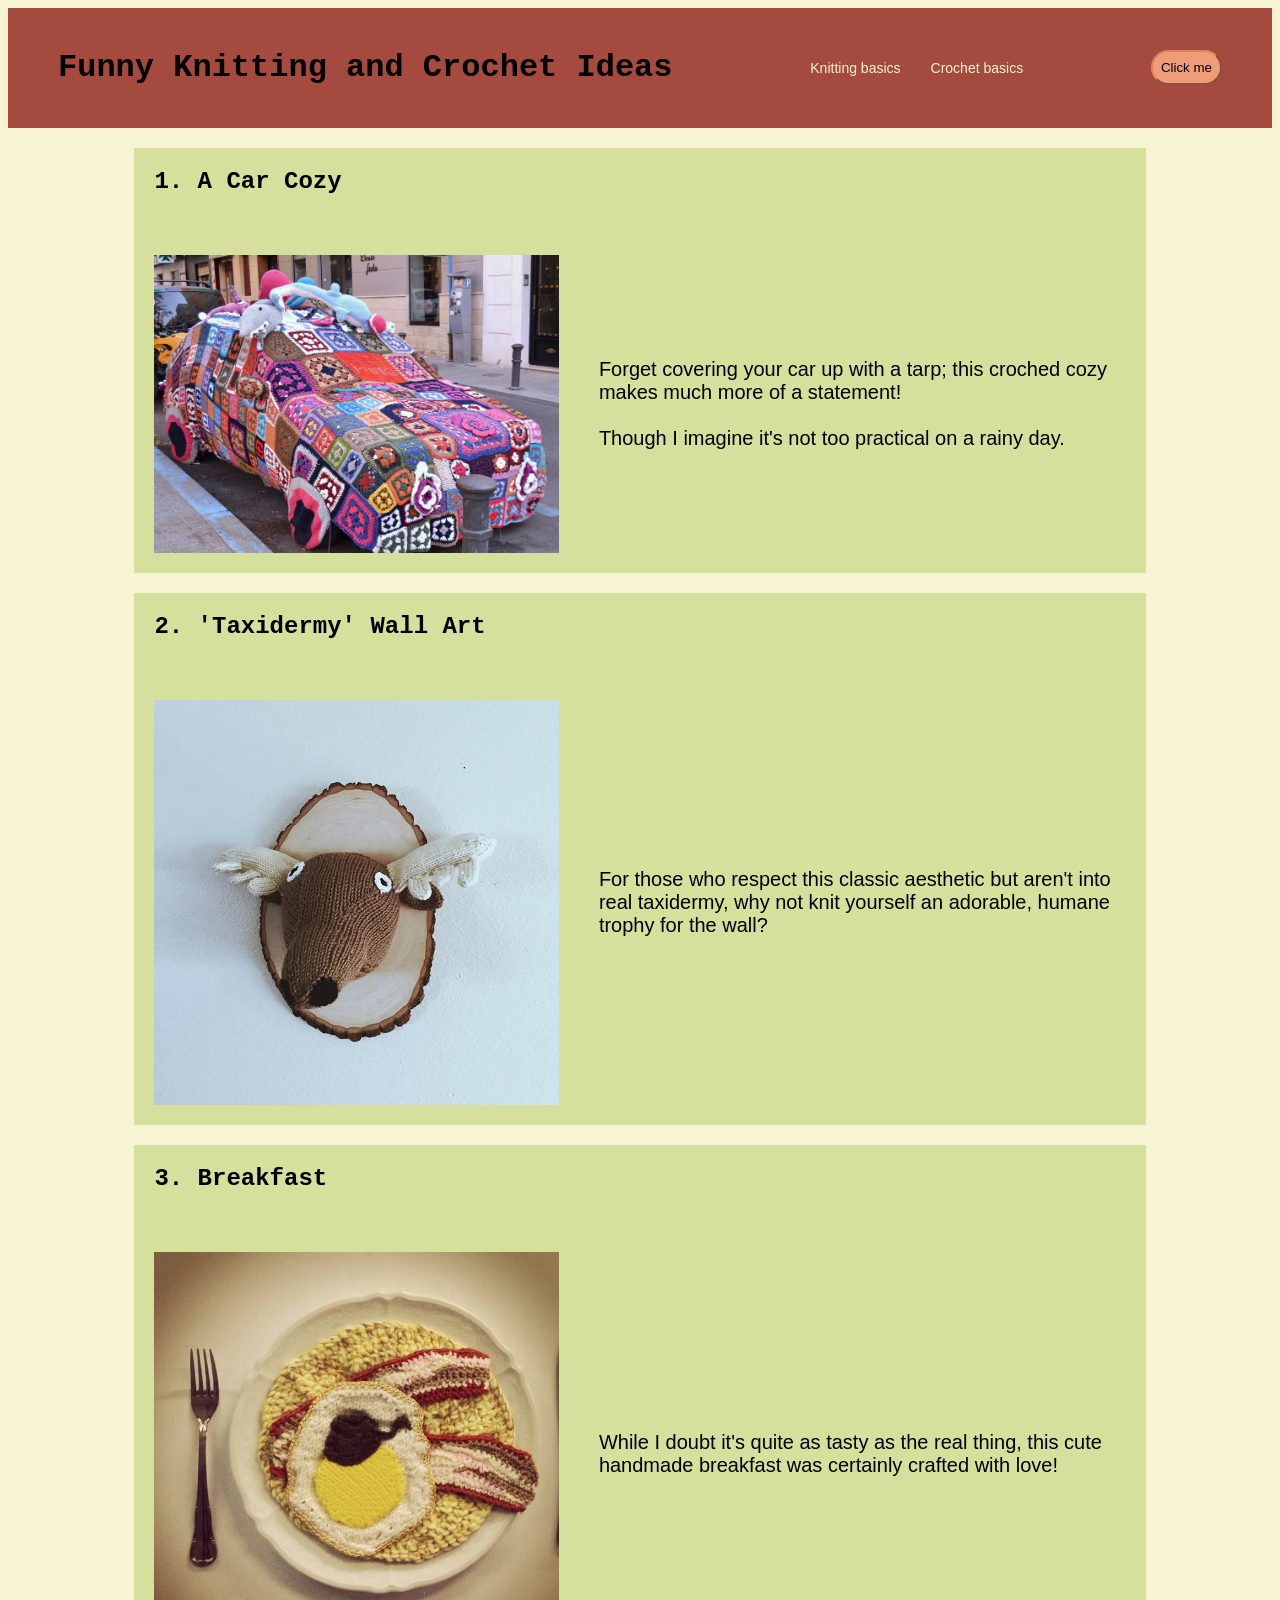
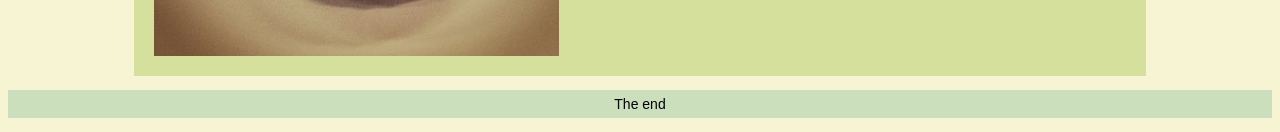
<file: hw1_simple_website/index.html>
<!DOCTYPE html>
<html lang="en">
<head>
    <meta charset="UTF-8">
    <meta name="viewport" content="width=device-width, initial-scale=1.0">
    <title>Funny Crafts</title>
    <link rel="stylesheet" href="./style.css">
</head>
<body>
    <header>
        <h1 class="header_title">Funny Knitting and Crochet Ideas</h1>
        <nav>
            <ul>
                <li><a href="https://youtu.be/m1FbeAvBrVE?si=QGhjuXqU1yKEHiuC">Knitting basics</a></li>
                <li><a href="https://youtu.be/pML_xucNGCg?si=lmQBdx63a2n5FMrh">Crochet basics</a></li>
            </ul>      
        </nav>
        <button class="button" type="button" onclick="alert('please give me a good grade 0_o')">Click me</button>
    </header>
    <main>
        <section class="project">
            <h1 class="project_name">1. A Car Cozy</h1>
            <div class="content">
                <img src="./1.jpg" alt="" class="img">
                <p class="main_text">Forget covering your car up with a tarp; this croched cozy makes much more of a statement! 
                    <br></br>Though I imagine it's not too practical on a rainy day.</p>  
            </div>
        </section>
        <section class="project">
            <h1 class="project_name">2. 'Taxidermy' Wall Art</h1>
            <div class="content">
                <img src="./2.jpg" alt="" class="img">
                <p class="main_text">For those who respect this classic aesthetic but aren't into real taxidermy, 
                    why not knit yourself an adorable, humane trophy for the wall?</p>  
            </div>
        </section>
        <section class="project">
            <h1 class="project_name">3. Breakfast</h1>
            <div class="content">
                <img src="./3.jpg" alt="" class="img">
                <p class="main_text">While I doubt it's quite as tasty as the real thing, this cute handmade breakfast 
                    was certainly crafted with love!</p>  
            </div>
        </section>
    </main>
    <footer>
        <p class="footer_text">The end</p>
    </footer>
</body>
</html>
</file>
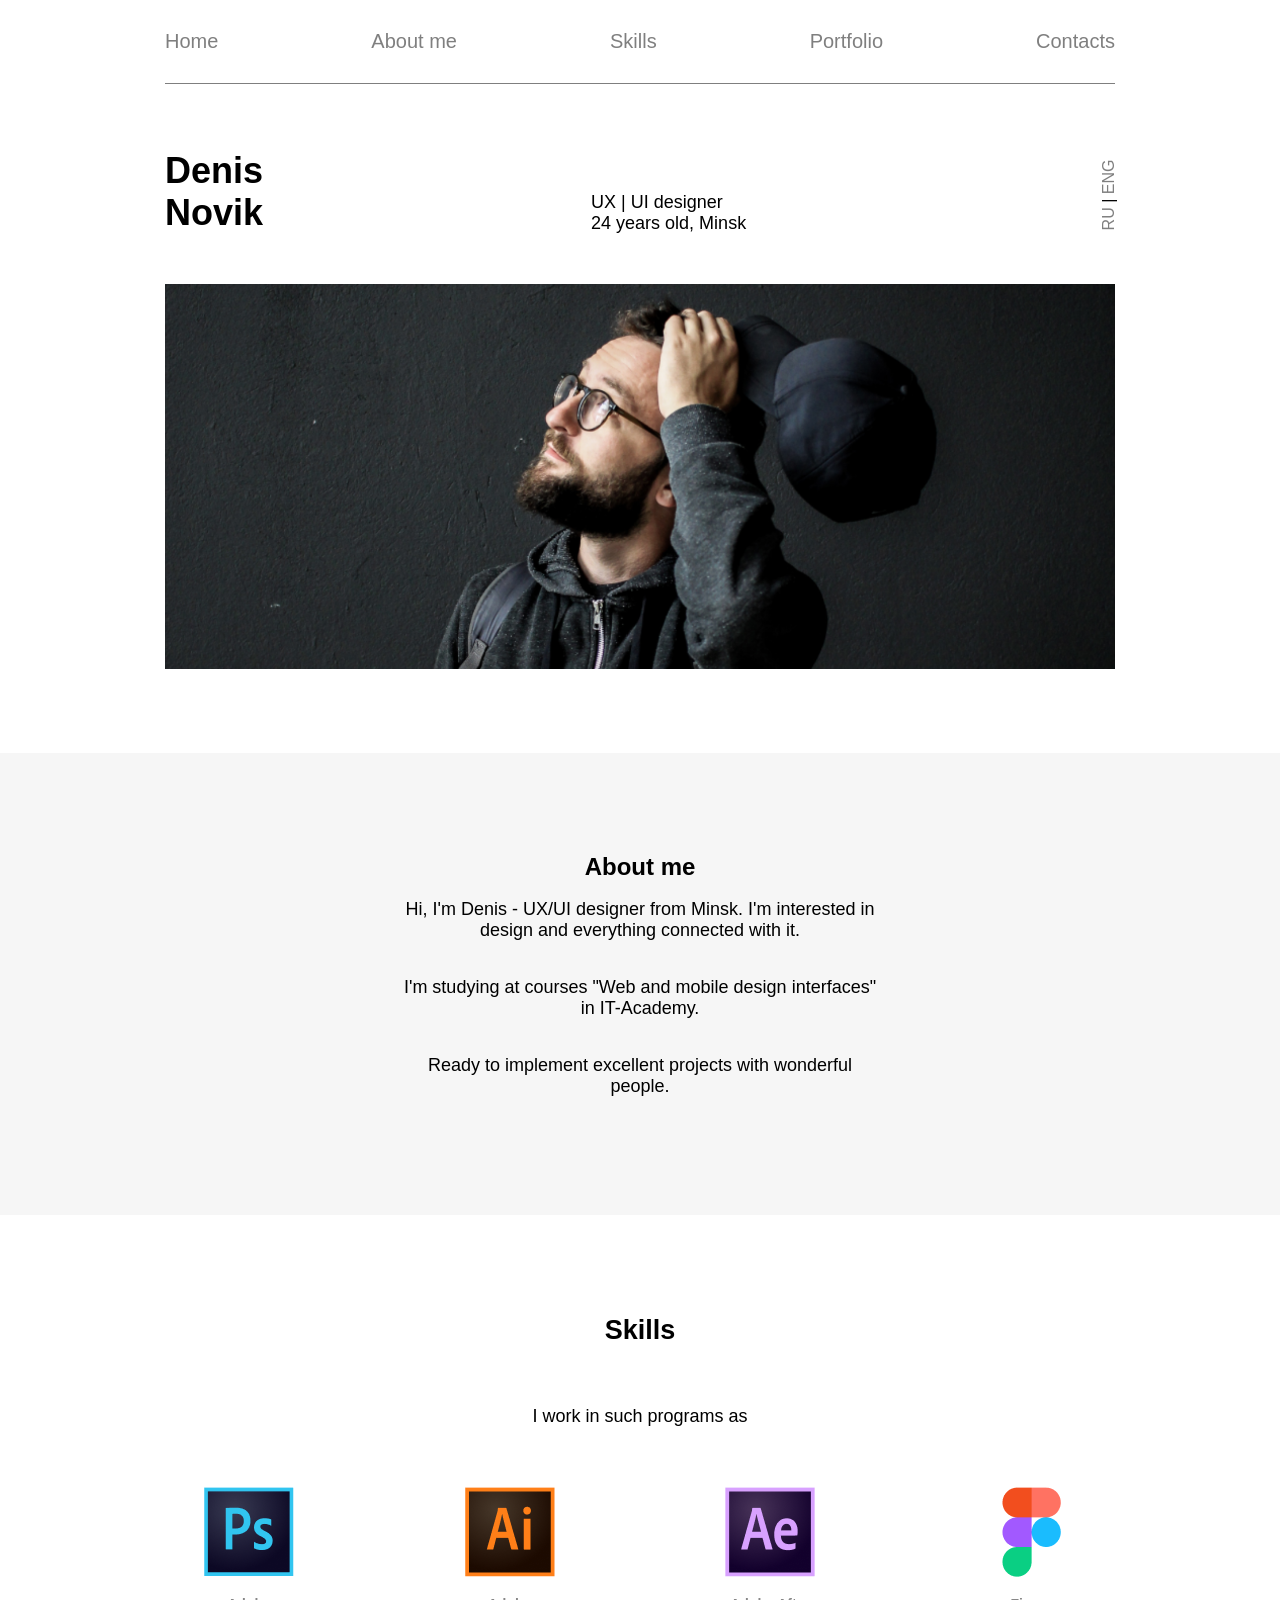
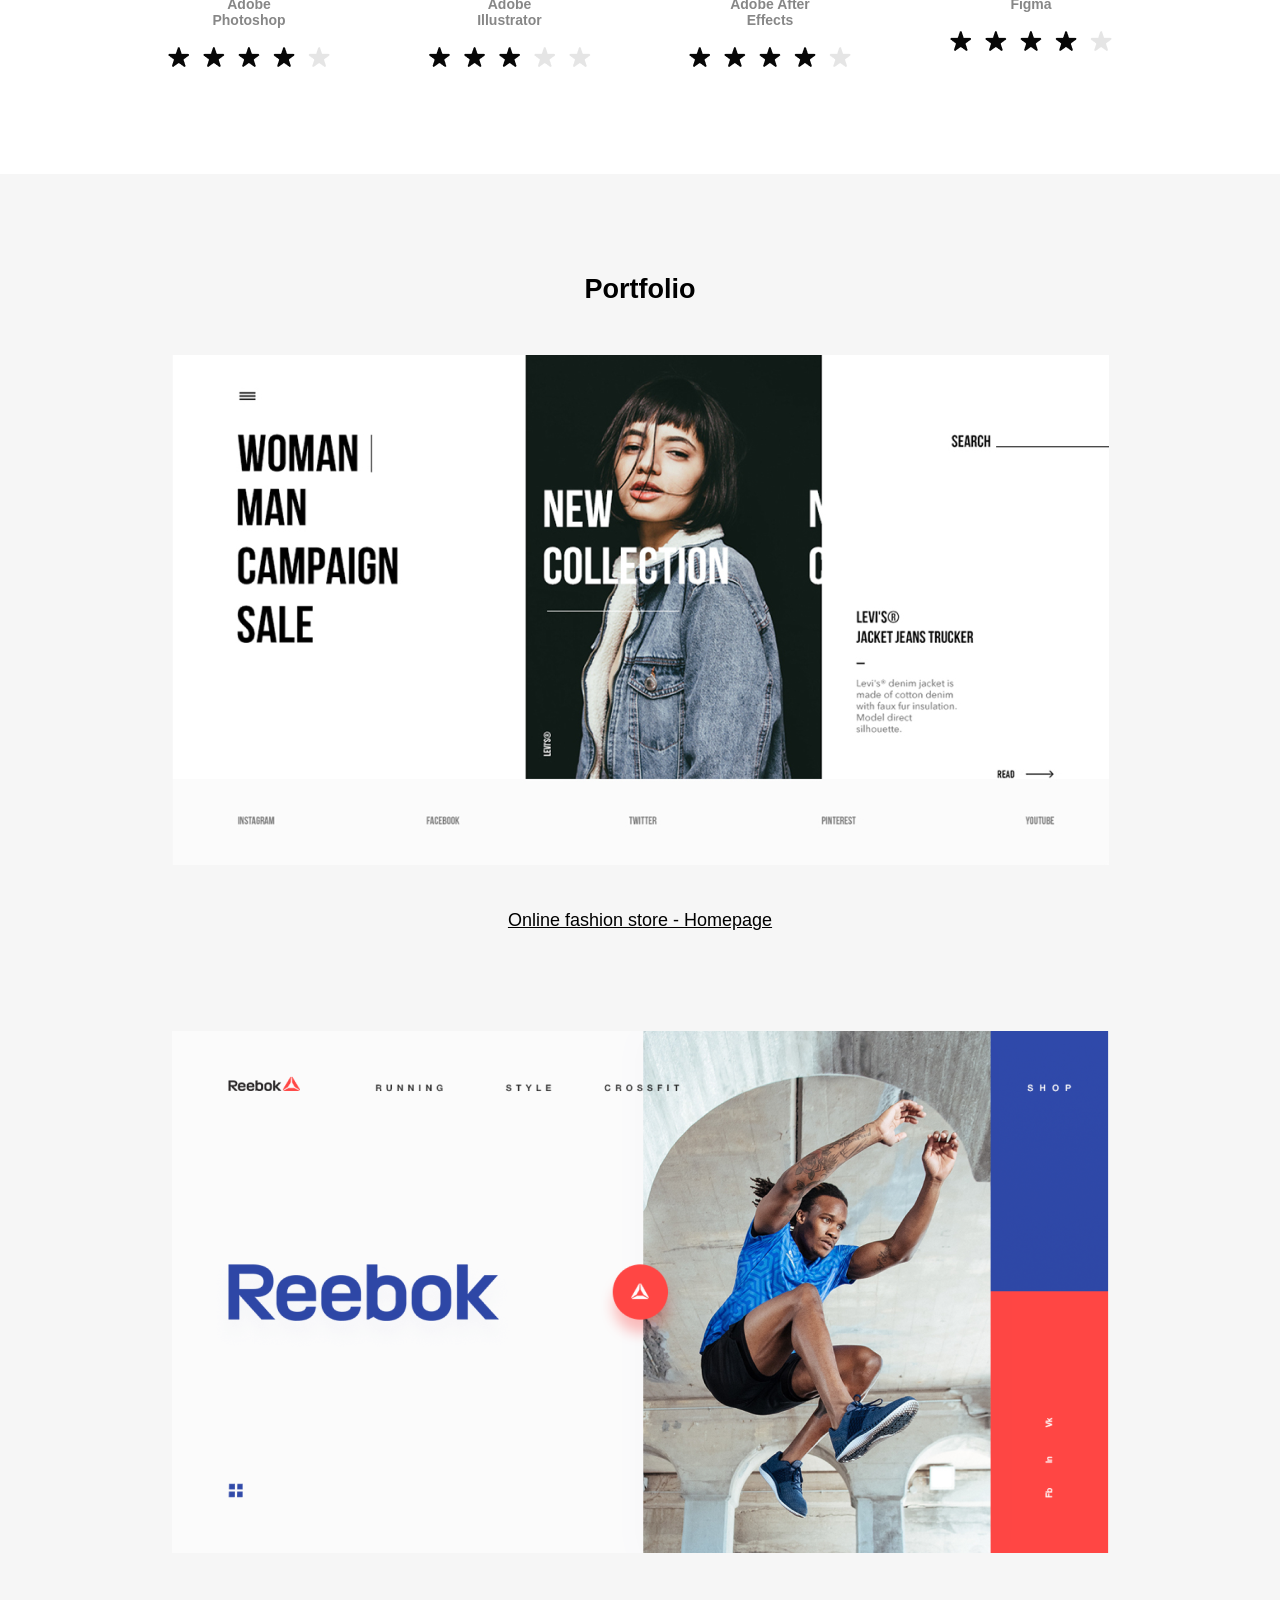
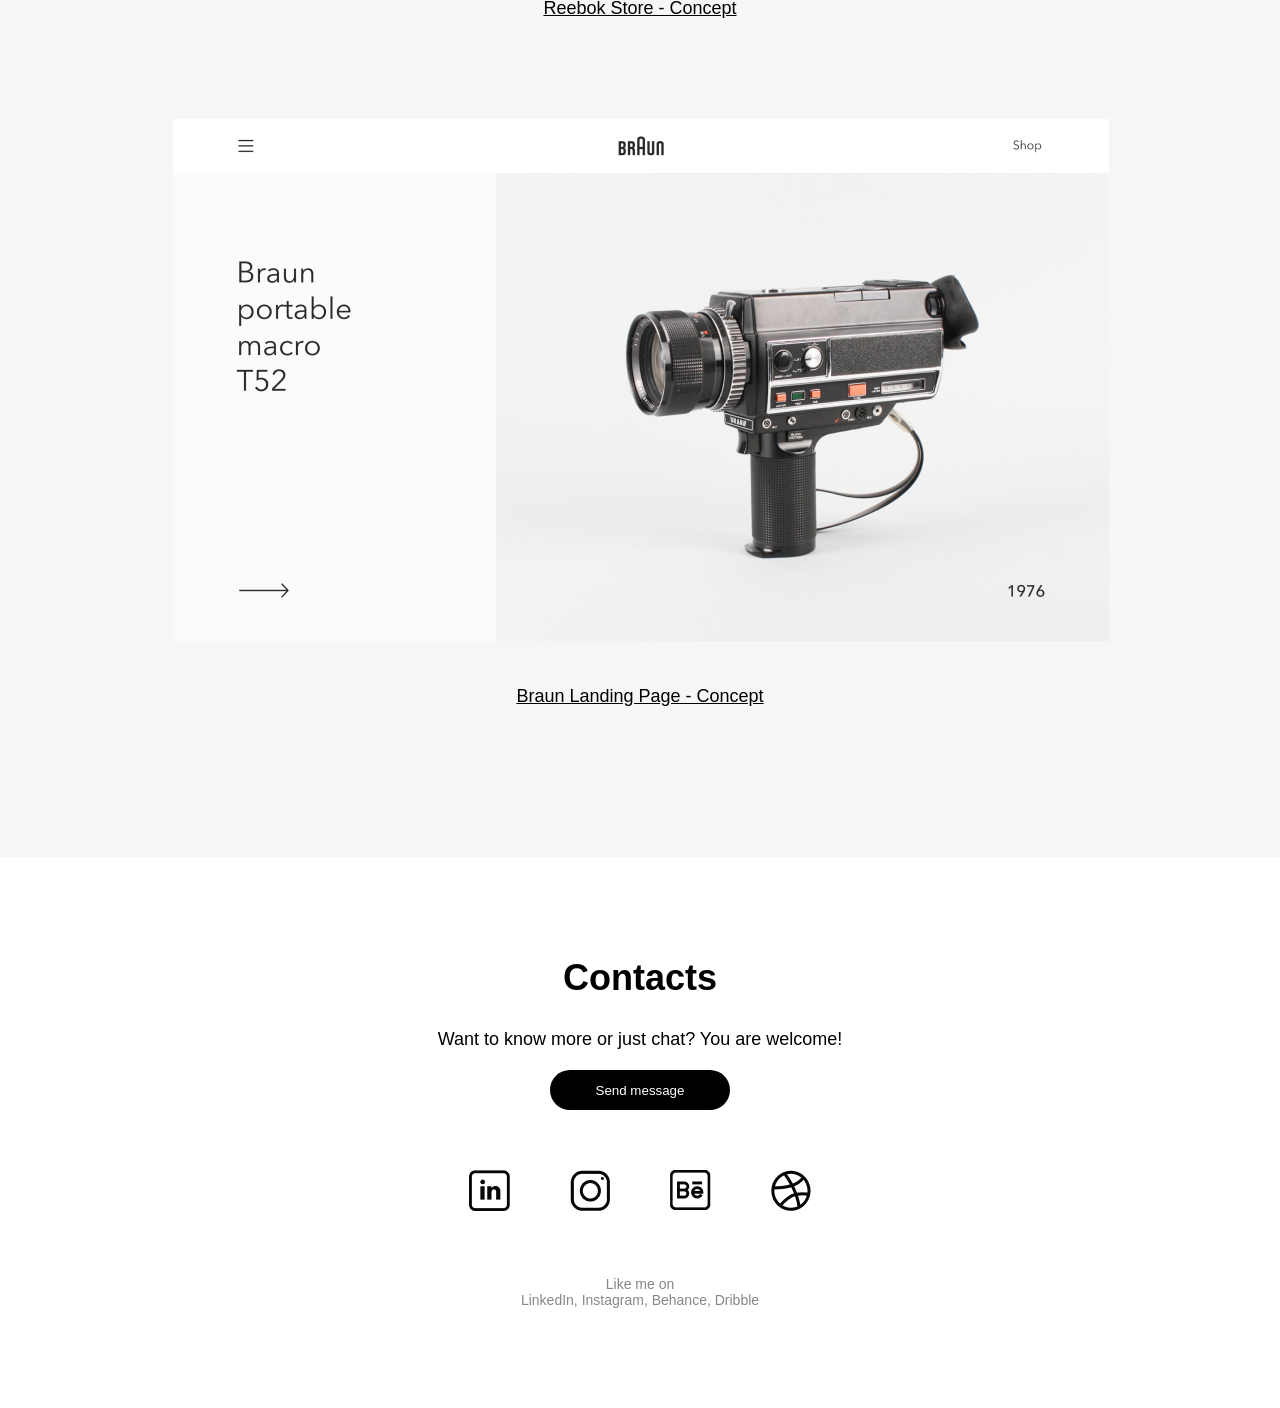
<file: hw2_board/index.html>
<!DOCTYPE html>
<html lang="en">
<head>
    <meta charset="UTF-8">
    <meta name="viewport" content="width=device-width, initial-scale=1.0">
    <title>Document</title>
    <link rel="stylesheet" href="./style.css">
</head>
<body>
    <header id="home">
        <div class="container">
            <nav class="main-nav">
                <a href="#home" class="link">Home</a>
                <a href="#about" class="link">About me</a>
                <a href="#skills" class="link">Skills</a>
                <a href="#portfolio" class="link">Portfolio</a>
                <a href="#contacts" class="link">Contacts</a>
            </nav>
            <div class="line"></div>
            <div class="info">
                <div class="info-text">
                    <h1 class="name">Denis <br> Novik</h1>
                    <p>UX | UI designer <br>24 years old, Minsk</p>
                    <p class="languages"><a href="./ru.html" class="colour-text">RU</a>  | <span class="colour-text">ENG</span></p>
                </div>
                <div class="nav-lines">
                    <div class="nav-line"></div>
                    <div class="nav-line"></div>
                    <div class="nav-line"></div>
                </div>
                 <div class="navigation">
                    <ul class="nav-menu">
                        <a href="#home" class="link-nav">Home</a>
                        <a href="#about" class="link-nav">About me</a>
                        <a href="#skills" class="link-nav">Skills</a>
                        <a href="#portfolio" class="link-nav">Portfolio</a>
                        <a href="#contacts" class="link-nav">Contacts</a>
                    </ul>
                    <span class="close">+</span>
                    <p class="languages-nav"><a href="./ru.html" class="colour-text">RU</a>  | <span class="colour-text">ENG</span></p>
                </div>
            </div>
            <img class="picture" src="images/photo.png" alt="Denis Novik">
        </div>
    </header>
    <main>
        <section class="description" id="about">
            <div class="container">
                <div>
                    <h1>About me</h1>
                    <p class="description-text">Hi, I'm Denis - UX/UI designer from Minsk. I'm interested in design and everything connected with it.</p>
                    <p class="description-text">I'm studying at courses "Web and mobile design interfaces" in IT-Academy.</p>
                    <p class="description-text">Ready to implement excellent projects with wonderful people.</p>
                </div>
            </div>
        </section>
        <section class="skills" id="skills">
            <div class="container">
                <h1>Skills</h1>
                <p>I work in such programs as</p>
                <div class="programs">
                    <div class="block">
                        <img src="images/Group 1.png" alt="Adobe Photoshop">
                        <p>Adobe <br> Photoshop</p>
                        <img src="images/stars-1.png" alt="4/5">
                    </div>
                    <div class="block">
                        <img src="images/Group 2.png" alt="Adobe Illustrator">
                        <p>Adobe <br> Illustrator</p>
                        <img src="images/stars-2.png" alt="3/5">
                    </div>
                    <div class="block">
                        <img src="images/Group 3.png" alt="Adobe After Effects">
                        <p>Adobe After <br> Effects</p>
                        <img src="images/stars-3.png" alt="4/5">
                    </div>
                    <div class="block">
                        <img src="images/Group 4.png" alt="Figma">
                        <p>Figma</p>
                        <img src="images/stars-4.png" alt="4/5">
                    </div>
                </div>
            </div>
        </section>
        <section class="portfolio" id="portfolio">
            <div class="container">
                <h1>Portfolio</h1>
                <img class="picture" src='images/Online Fashion Store.png' alt='Online fashion store'>
                <p class='project-name'>Online fashion store - Homepage</p>
                <img class="picture" src='images/Reebok.png' alt='Reebok Store'>
                <p class='project-name'>Reebok Store - Concept</p>
                <img class="picture" src='images/Braun.png' alt='Braun Landing Page'>
                <p class='project-name'>Braun Landing Page - Concept</p>
            </div>
        </section>
    </main>
    <footer id="contacts">
        <div class="container">
            <h1>Contacts</h1>
            <p class="chat">Want to know more or just chat? You are welcome!</p>
            <button class="button">Send message</button>
            <div class="socials">
                <a href="https://www.linkedin.com/"><img src='images/ln.png' alt='LinkedIn'></a>
                <a href="https://www.instagram.com/"><img src='images/inst.png' alt='Instagram'></a>
                <a href="https://www.behance.com/"><img src='images/be.png' alt='Behance'></a>
                <a href="https://www.dribbble.com/"><img src='images/dr.png' alt='Dribble'></a>
            </div>
            <p class="end">Like me on <br> LinkedIn, Instagram, Behance, Dribble</p>
        </div>
    </footer>
    <script src='./index.js'></script>
</body>
</html>
</file>
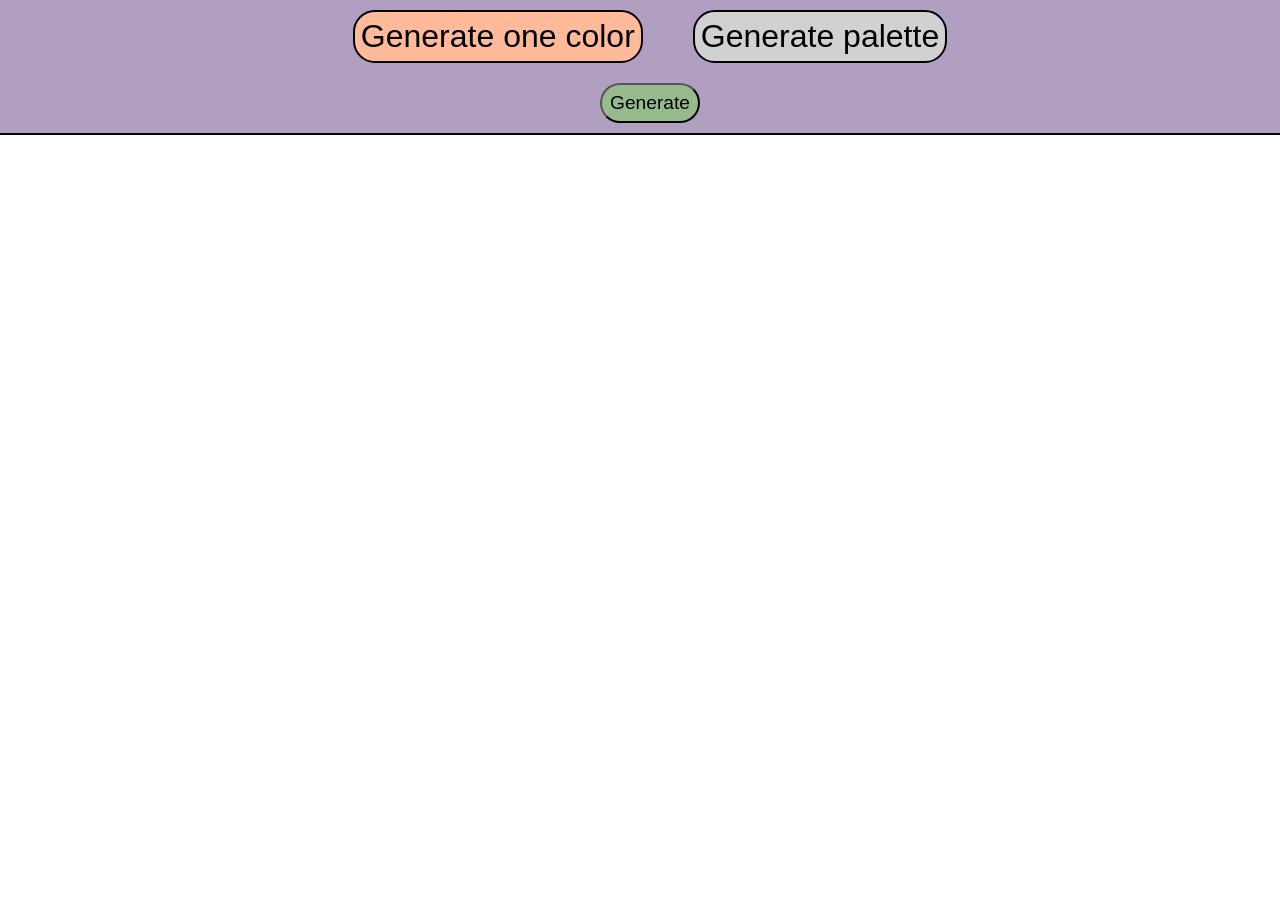
<file: hw4_random_color_generator/index.html>
<!DOCTYPE html>
<html lang="en">
<head>
    <meta charset="UTF-8">
    <meta name="viewport" content="width=device-width, initial-scale=1.0">
    <title>Color generator</title>
    <link rel="stylesheet" href="./style.css">
</head>
<body>
    <header>
        <div class="type-btns">
            <input type="radio" name="toGenerate" id="oneColorBtn" checked>
            <label for="oneColorBtn" class="radio-label">Generate one color</label>
            <input type="radio" name="toGenerate" id="paletteBtn">
            <label for="paletteBtn" class="radio-label">Generate palette</label>
        </div>
        <button id="generateBtn">Generate</button>
    </header>
    <main>
        <div class="color-blocks"></div>
    </main>

    <script src="./script.js"></script>
</body>
</html>
</file>
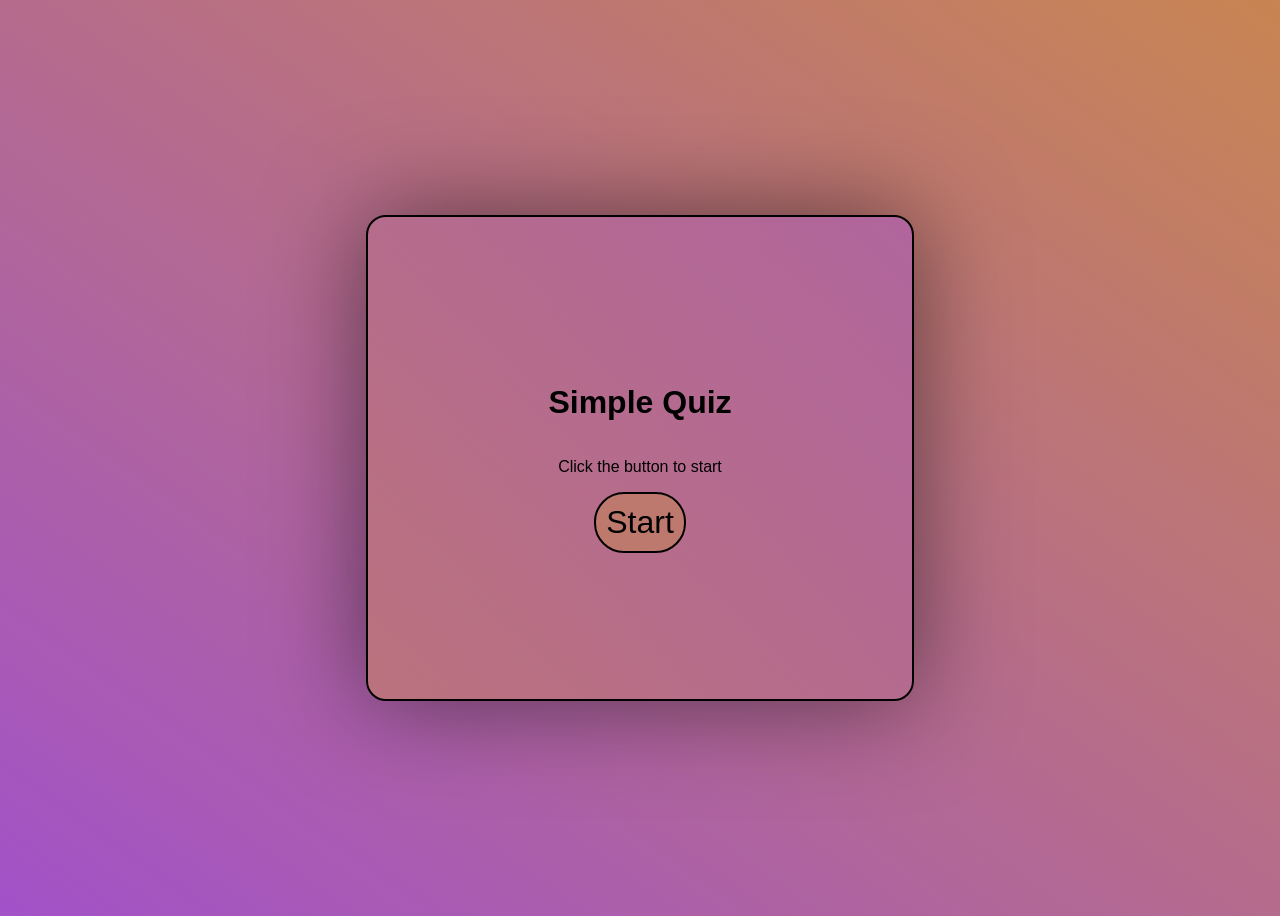
<file: hw5_quiz/index.html>
<!DOCTYPE html>
<html lang="en">
<head>
    <meta charset="UTF-8">
    <meta name="viewport" content="width=device-width, initial-scale=1.0">
    <title>Simple Quiz</title>
    <link rel="stylesheet" href="./style.css">
</head>
<body>
    <div class="container">
        <div class="start-page">
            <h1>Simple Quiz</h1>
            <p>Click the button to start</p>
            <button class="start-btn">Start</button>
        </div>

        <div class="quiz-page">
            <h2 class="quiz-question"></h2>
            <ul class="answer-options"></ul>
            <button class="next-question-btn">Next</button>
        </div>

        <div class="result-page">
            <h1>Correct answers:</h1>
            <p></p>
            <button class="restart-btn">Restart</button>
        </div>
    </div>

    <script src="./script.js"></script>
</body>
</html>
</file>
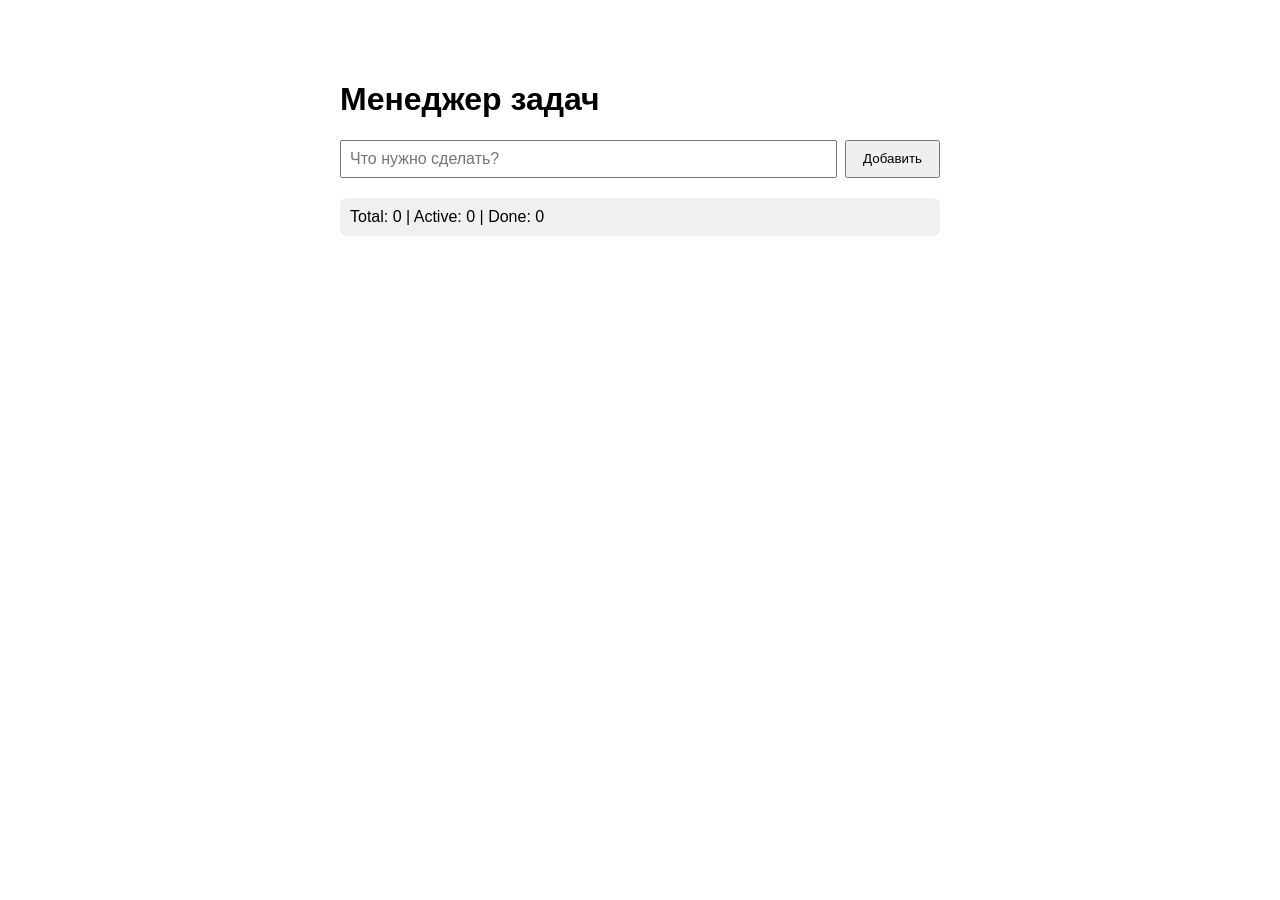
<file: hw6_to_to_list_2/index.html>
<!DOCTYPE html>
<html>
<head>
  <meta charset="UTF-8">
  <title>Менеджер задач</title>
  <style>
    body { font-family: sans-serif; max-width: 600px; margin: 40px auto; padding: 20px; }
    .input-row { display: flex; gap: 8px; margin-bottom: 20px; }
    input { flex: 1; padding: 8px; font-size: 16px; }
    button { padding: 8px 16px; cursor: pointer; }
    .task {
      padding: 12px; border: 1px solid #ddd; border-radius: 6px;
      margin-bottom: 8px; display: flex; align-items: center; gap: 12px;
    }
    .task.done { opacity: 0.5; text-decoration: line-through; }
    .task-text { flex: 1; cursor: pointer; }
    .stats { padding: 10px; background: #f0f0f0; border-radius: 6px; margin-bottom: 20px; }
  </style>
</head>
<body>
  <h1>Менеджер задач</h1>
 
  <div class="input-row">
    <input type="text" id="taskInput" placeholder="Что нужно сделать?">
    <button id="addBtn">Добавить</button>
  </div>
 
  <div class="stats" id="stats"></div>
  <div id="tasksList"></div>
 
  <script>
    function createTaskManager() {
        let tasks = []

        function createID() {
            let count = 0

            return function() {
                count++
                return count
            }
        }

        return {
            addTask(text) {
                if (!text.trim() === '') {
                    return
                }

                const task = {
                    id: createID(),
                    text: text.trim(),
                    done: false
                }

                tasks.push(task)
                return task
            },
            removeTask(id) {
                tasks = tasks.filter(task => task.id !== id)
            },
            toggleTask(id) {
                const task = tasks.find(task => task.id === id)
                if (task) {
                    task.done = !task.done
                }
            },
            getAll() {
                return [...tasks]
            },
            getStats() {
                const total = tasks.length;
                const active = tasks.filter(task => !task.done).length
                const completed = tasks.filter(task => task.done).length

                return { total, active, completed }
            }
        }
    }

    const app = {
        manager: createTaskManager(),

        init() {
            this.addBtn = document.getElementById('addBtn')
            this.taskInput = document.getElementById('taskInput')
            this.tasksList = document.getElementById('tasksList')
            this.stats = document.getElementById('stats')

            this.addBtn.addEventListener('click', () => {
                this.addTaskHandler()
            });

            this.taskInput.addEventListener('keypress', (e) => { 
                if (e.key === 'Enter') {
                    this.addTaskHandler()
                }
            });

            this.loadFromLocalStorage()

            this.render()
        },

        addTaskHandler() {
            const text = this.taskInput.value

            if (!text) { 
                return
            }

            this.manager.addTask(text)
            this.taskInput.value = ''
            this.saveToLocalStorage()
            this.render()
        },

        render() {
            const tasksList = document.querySelector('#tasksList')
            const stats = document.querySelector('#stats')
            
            tasksList.innerHTML = ''

            const tasks = this.manager.getAll()
            
            tasks.forEach(task => {
                const div = document.createElement('div')
                div.className = `task ${task.done ? 'done' : ''}`
                
                div.innerHTML = `
                    <input type="checkbox" class='completion' ${task.done ? 'checked' : ''}>
                    <span class="task-text">${task.text}</span>
                    <button class="delete-btn">x</button>
                `

                const checkbox = div.querySelector('.completion')
                checkbox.addEventListener('change', () => {
                    this.manager.toggleTask(task.id)
                    this.saveToLocalStorage()
                    this.render()
                });

                const deleteBtn = div.querySelector('.delete-btn')
                deleteBtn.addEventListener('click', () => {
                    this.manager.removeTask(task.id)
                    this.saveToLocalStorage()
                    this.render()
                });

                tasksList.appendChild(div)
            })

            const { total, active, completed } = this.manager.getStats()
            stats.textContent = `Total: ${total} | Active: ${active} | Done: ${completed}`
        },

        saveToLocalStorage() {
            const tasks = this.manager.getAll()
            localStorage.setItem('todo-tasks', JSON.stringify(tasks))
        },

        loadFromLocalStorage() {
            const savedTasks = localStorage.getItem('todo-tasks')
            if (savedTasks) {
                const tasks = JSON.parse(savedTasks)
                tasks.forEach(task => {
                    const newTask = this.manager.addTask(task.text)
                    if (task.done && newTask) {
                        this.manager.toggleTask(newTask.id)
                    }
                })
            }
        }
    };

    app.init()
  </script>
</body>
</html>
</file>
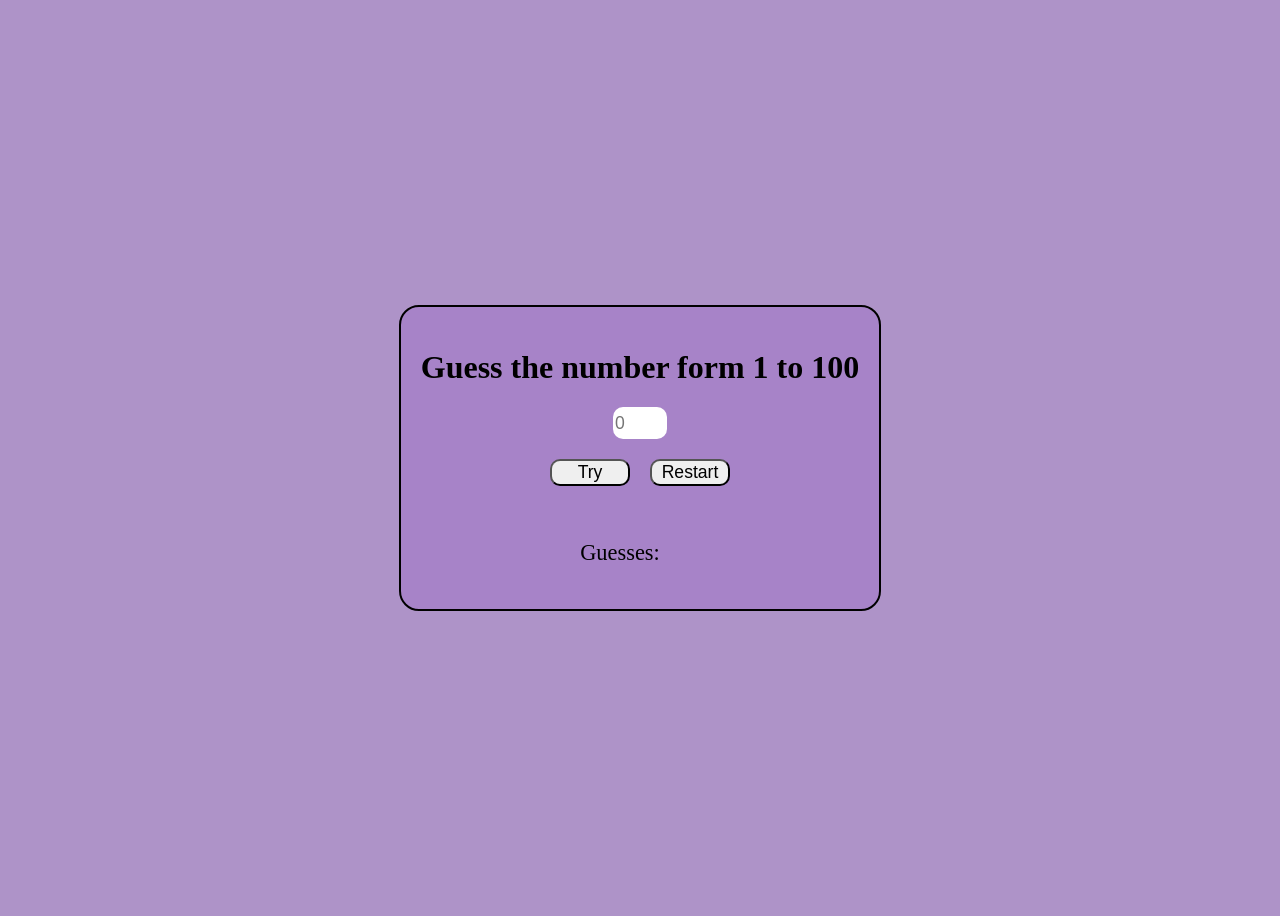
<file: lesson4_random_number_generator/index.html>
<!DOCTYPE html>
<html lang="en">
<head>
    <meta charset="UTF-8">
    <meta name="viewport" content="width=device-width, initial-scale=1.0">
    <title>Document</title>
    <link rel="stylesheet" href="./style.css">
</head>
<body>
    <div class="container">
        <h1>Guess the number form 1 to 100</h1>
        <input type="number" id="input" placeholder="0">
        <div class="btns">
            <button id="inputBtn">Try</button>
            <button id="resetBtn">Restart</button>
        </div>
        <p id="invalid"></p>
        <div class="guesses-list">
            <p>Guesses:</p> 
            <ul id="guesses"></ul>
        </div>
    </div>

    <script src="./script.js"></script>
</body>
</html>
</file>
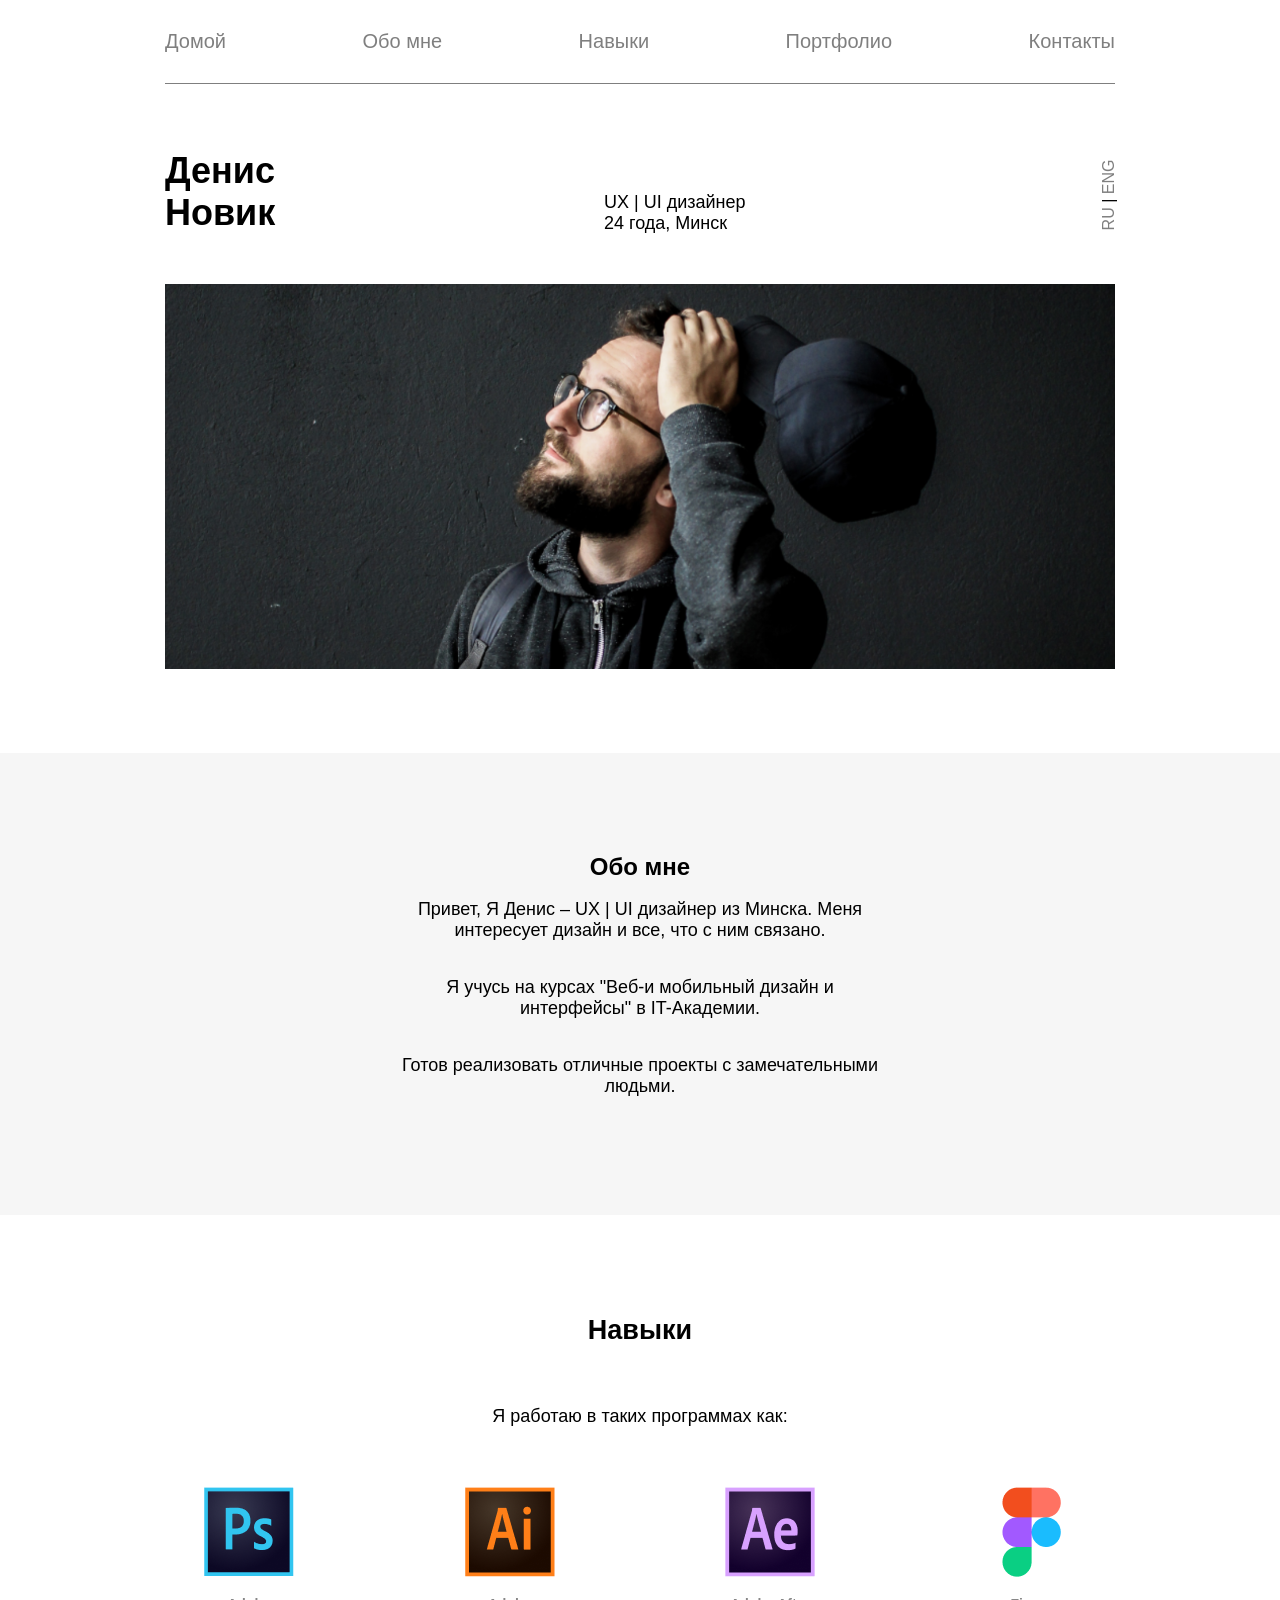
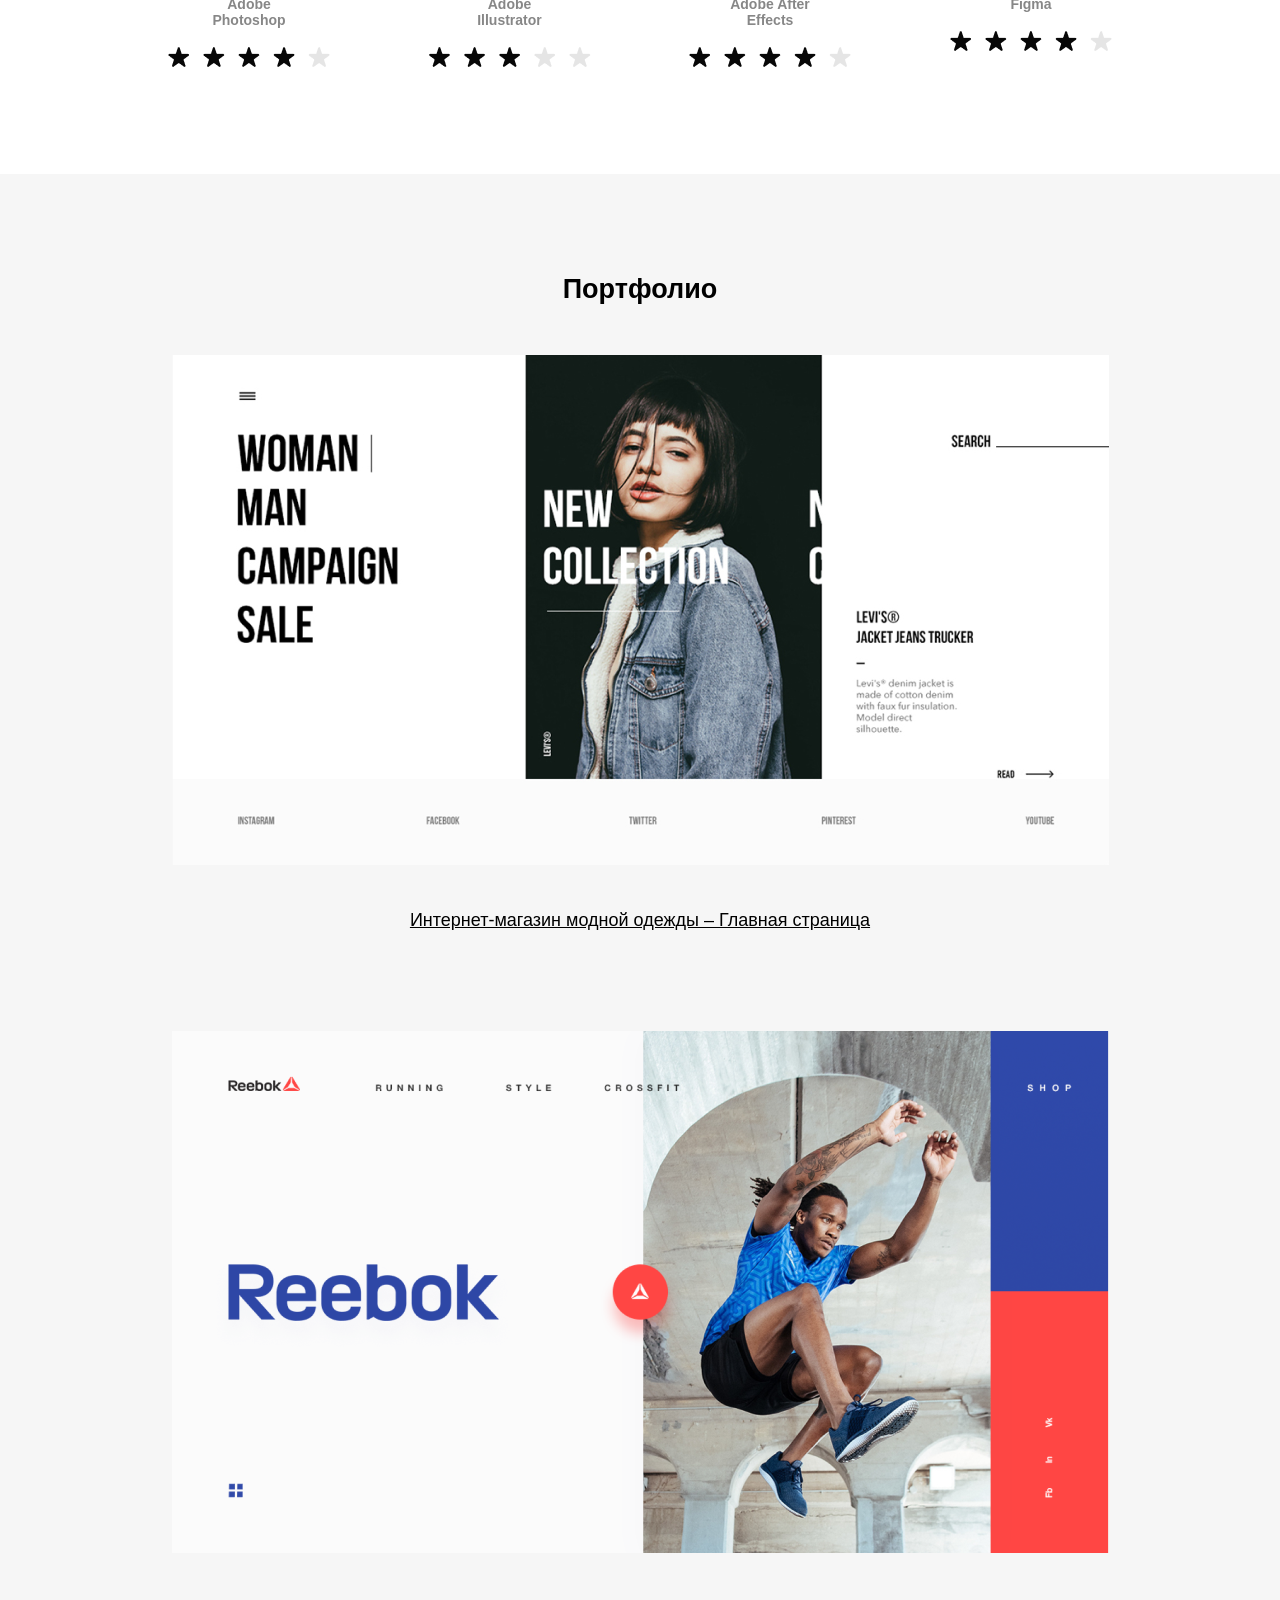
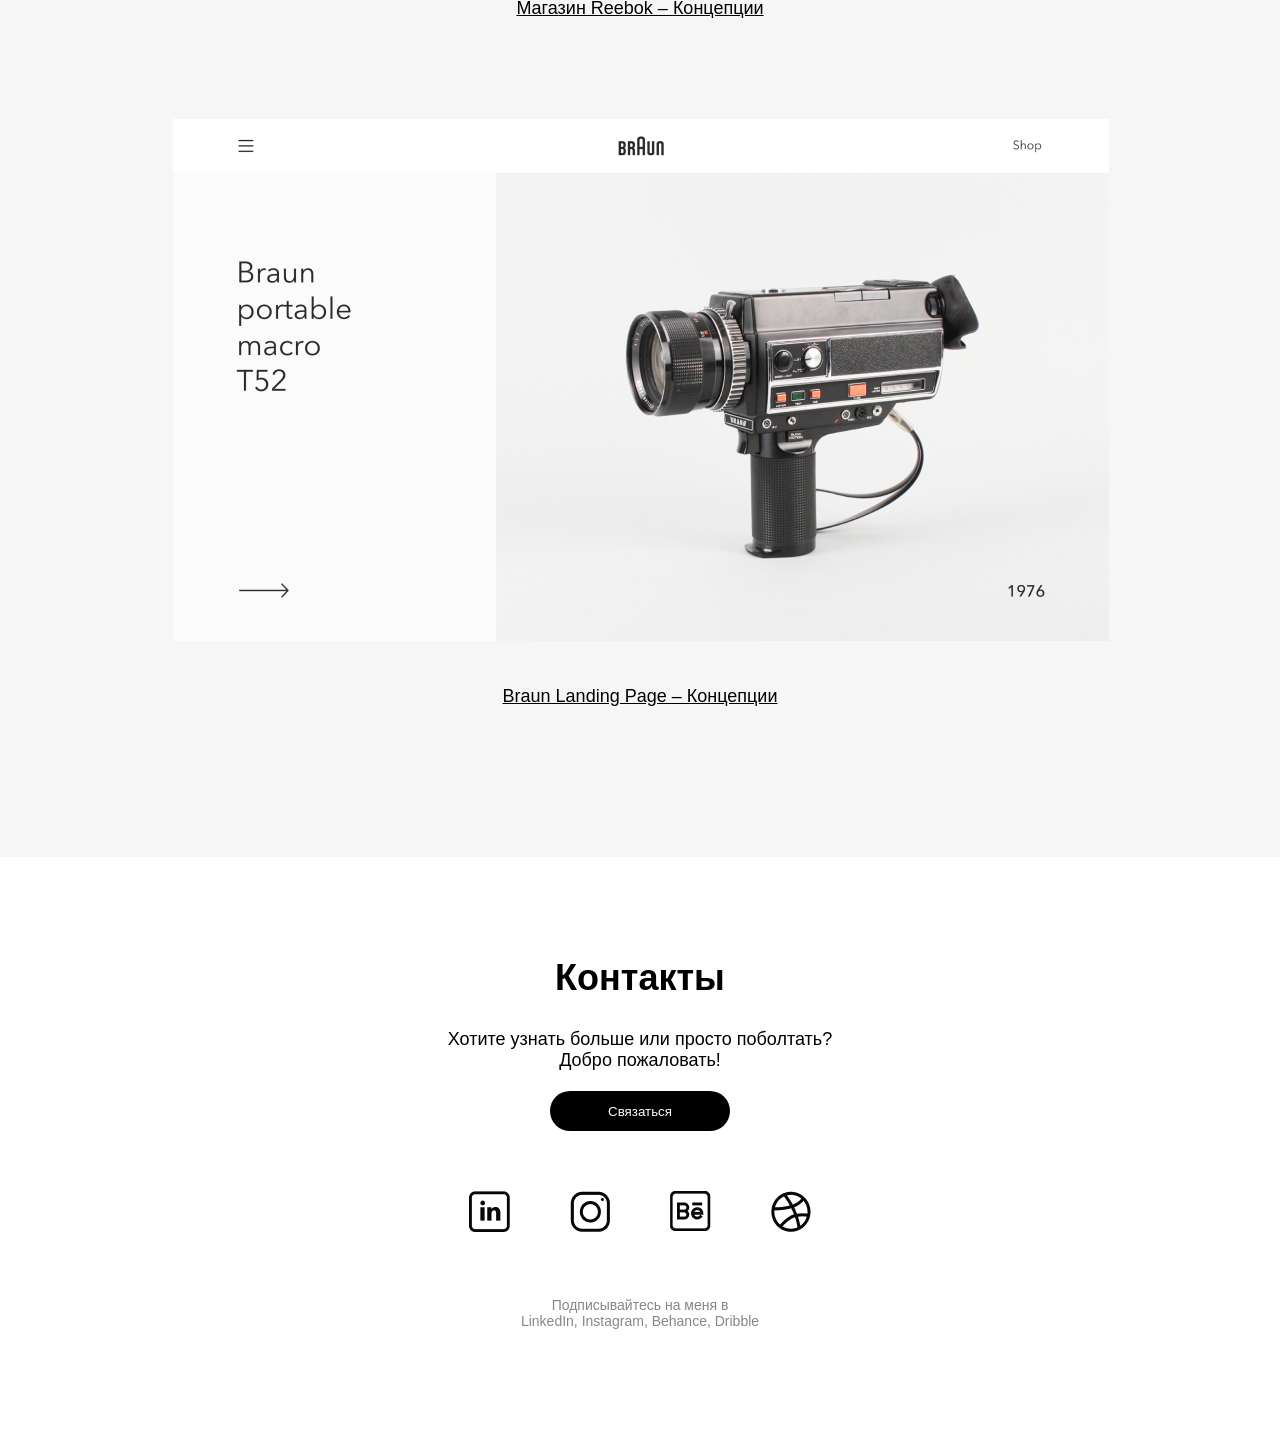
<file: hw2_board/ru.html>
<!DOCTYPE html>
<html lang="en">
<head>
    <meta charset="UTF-8">
    <meta name="viewport" content="width=device-width, initial-scale=1.0">
    <title>Document</title>
    <link rel="stylesheet" href="./style.css">
</head>
<body>
    <header id="home">
        <div class="container">
            <nav class="main-nav">
                <a href="#home" class="link">Домой</a>
                <a href="#about" class="link">Обо мне</a>
                <a href="#skills" class="link">Навыки</a>
                <a href="#portfolio" class="link">Портфолио</a>
                <a href="#contacts" class="link">Контакты</a>
            </nav>
            <div class="line"></div>
            <div class="info">
                <div class="info-text">
                    <h1 class="name">Денис <br> Новик</h1>
                    <p>UX | UI дизайнер <br>24 года, Минск</p>
                    <p class="languages"><span class="colour-text">RU</span>  | <a href="./index.html" class="colour-text">ENG</a></p>
                </div>
                <div class="nav-lines">
                    <div class="nav-line"></div>
                    <div class="nav-line"></div>
                    <div class="nav-line"></div>
                </div>
            </div>
            <img class="picture" src="images/photo.png" alt="Denis Novik">
        </div>
        <div class="navigation">
            <ul class="nav-menu">
                <a href="#home" class="link-nav">Домой</a>
                <a href="#about" class="link-nav">Обо мне</a>
                <a href="#skills" class="link-nav">Навыки</a>
                <a href="#portfolio" class="link-nav">Портфолио</a>
                <a href="#contacts" class="link-nav">Контакты</a>
            </ul>
            <span class="close">+</span>
            <p class="languages-nav"><span class="colour-text">RU</span>  | <a href="./index.html" class="colour-text">ENG</a></p>
        </div>
    </header>
    <main>
        <section class="description" id="about">
            <div class="container">
                <div>
                    <h1>Обо мне</h1>
                    <p class="description-text">Привет, Я Денис – UX | UI дизайнер из Минска. Меня интересует дизайн и все, что с ним связано.</p>
                    <p class="description-text">Я учусь на курсах "Веб-и мобильный дизайн и интерфейсы" в IT-Академии.</p>
                    <p class="description-text">Готов реализовать отличные проекты с замечательными людьми.</p>
                </div>
            </div>
        </section>
        <section class="skills" id="skills">
            <div class="container">
                <h1>Навыки</h1>
                <p>Я работаю в таких программах как:</p>
                <div class="programs">
                    <div class="block">
                        <img src="images/Group 1.png" alt="Adobe Photoshop">
                        <p>Adobe <br> Photoshop</p>
                        <img src="images/stars-1.png" alt="4/5">
                    </div>
                    <div class="block">
                        <img src="images/Group 2.png" alt="Adobe Illustrator">
                        <p>Adobe <br> Illustrator</p>
                        <img src="images/stars-2.png" alt="3/5">
                    </div>
                    <div class="block">
                        <img src="images/Group 3.png" alt="Adobe After Effects">
                        <p>Adobe After <br> Effects</p>
                        <img src="images/stars-3.png" alt="4/5">
                    </div>
                    <div class="block">
                        <img src="images/Group 4.png" alt="Figma">
                        <p>Figma</p>
                        <img src="images/stars-4.png" alt="4/5">
                    </div>
                </div>
            </div>
        </section>
        <section class="portfolio" id="portfolio">
            <div class="container">
                <h1>Портфолио</h1>
                <img class="picture" src='images/Online Fashion Store.png' alt='Online fashion store'>
                <p class='project-name'>Интернет-магазин модной одежды – Главная страница</p>
                <img class="picture" src='images/Reebok.png' alt='Reebok Store'>
                <p class='project-name'>Магазин Reebok – Концепции</p>
                <img class="picture" src='images/Braun.png' alt='Braun Landing Page'>
                <p class='project-name'>Braun Landing Page – Концепции</p>
            </div>
        </section>
    </main>
    <footer id="contacts">
        <div class="container">
            <h1>Контакты</h1>
            <p class="chat">Хотите узнать больше или просто поболтать? <br> Добро пожаловать!</p>
            <button class="button">Связаться</button>
            <div class="socials">
                <a href="https://www.linkedin.com/"><img src='images/ln.png' alt='LinkedIn'></a>
                <a href="https://www.instagram.com/"><img src='images/inst.png' alt='Instagram'></a>
                <a href="https://www.behance.com/"><img src='images/be.png' alt='Behance'></a>
                <a href="https://www.dribbble.com/"><img src='images/dr.png' alt='Dribble'></a>
            </div>
            <p class="end">Подписывайтесь на меня в <br> LinkedIn, Instagram, Behance, Dribble</p>
        </div>
    </footer>

    <script src='./index.js'></script>
</body>
</html>
</file>
<file: hw1_simple_website/style.css>
body {
    background-color: #F6F4D2 ;
}

header {
    background-color: #A44A3F;
    display: flex;
    justify-content: space-between;
    align-items: center;
    padding: 20px;
}

.header_title {
    margin-left: 30px;
    font-family: 'Courier New', Courier, monospace;
}

nav a{
    color: #F6F4D2;
    text-decoration: none;
    font-family: Verdana, Geneva, Tahoma, sans-serif;
    font-size: 14px;
}

nav a:hover {
    text-decoration: underline;
}

nav ul {
    display: flex;
    list-style: none;
    gap: 30px;
}

.button {
    background-color: #F19C79;
    border-color: #dd835d;
    margin-right: 30px;
    margin-left: 30px;
    padding: 8px;
    border-radius: 30px;
    font-family: Verdana, Geneva, Tahoma, sans-serif;
    cursor: pointer;
}

.button:hover {
    background: #dd835d;
    transform: translateY(-2px);
}

.project {
    background-color: #D4E09B;
    margin-left: 10%;
    margin-right: 10%;
}

.project_name {
    padding: 20px;
    font-family: 'Courier New', Courier, monospace;
}

.content {
    display: flex;
}

.img {
    width: 40%;
    padding: 20px;
}

.main_text {
    font-family: Verdana, Geneva, Tahoma, sans-serif;
    font-size: 20px;
    padding: 20px;
    align-self: center;
}


footer {
    background-color: #CBDFBD;
}

.footer_text {
    text-align: center;
    font-family: Verdana, Geneva, Tahoma, sans-serif;
    padding: 6px;
    font-size: 14px;
}
</file>
<file: hw2_board/style.css>
* {
    margin: 0;
    padding: 0;
}

.container {
    max-width: 950px;
    margin: 0 auto;
    padding: 0 auto;
}

header {
    padding-top: 30px;
    padding-bottom: 80px;
}

.main-nav {
    display: flex;
    justify-content: space-between;
}

.link {
    font-size: 20px;
    transition: color 0.2s;
    color: rgba(0, 0, 0, 0.5);
    text-decoration: none;
    font-family: 'Gilroy', sans-serif;
}

.link:hover {
    color: black;
}

.line {
    height: 1px;
    width: 100%;
    background-color: rgba(0, 0, 0, 0.5);
    margin-top: 30px;
}

.info-text {
    display: flex;
    justify-content: space-between;
    align-items: flex-end;
    height: 150px;
    font-family: 'Gilroy', sans-serif;
    font-size: 18px;
}

.languages {
    rotate: -90deg;
    margin-right: -30px;
    margin-bottom: 30px;
    font-size: 16px;
}

.colour-text {
    transition: color 0.2s;
    color: rgba(0, 0, 0, 0.5);
    text-decoration: none;
}

.colour-text:hover {
    color: black;
}

.picture {
    max-width: 100%;
    margin-top: 50px;  
}

.description {
    background-color: #F6F6F6;
    text-align: center;
    padding-top: 100px;
    padding-bottom: 100px;
    font-family: 'Gilroy', sans-serif;
}

.description-text {
    font-size: 18px;
    padding-top: 18px;
    padding-bottom: 18px;
    max-width: 480px;
    margin: auto;
}

.skills {
    font-family: 'Gilroy', sans-serif;
    padding: 100px;
    font-size: 18px;
    text-align: center;
}

.skills h1 {
    padding-bottom: 60px;
}

.programs {
    display: flex;
    justify-content: space-between;
    padding-top: 60px;
}

.block {
    font-weight: bold;
    font-size: 14px;
    color: #878787;
}

.block p {
    padding: 16px;
}

.portfolio {
    background-color: #F6F6F6;
    text-align: center;
    font-family: 'Gilroy', sans-serif;
    padding-top: 100px;
    padding-bottom: 100px;
    font-size: 18px;
}

.project-name {
    text-decoration: underline;
    padding-top: 40px;
    padding-bottom: 50px;
}

footer {
    font-family: 'Gilroy', sans-serif;
    padding-top: 100px;
    padding-bottom: 100px;
    font-size: 18px;
    text-align: center;
}

.chat {
    margin-top: 30px;
    margin-bottom: 20px;
}

.button {
    width: 180px;
    height: 40px;
    border-radius: 30px;
    color: rgb(255, 255, 255);
    background-color: rgb(0, 0, 0);
    border: transparent;
    margin-bottom: 60px;
}

.socials {
    display: flex;
    gap: 60px;
    justify-content: center;
    margin-bottom: 60px;
}

.end {
    font-size: 14px;
    color: #878787;
}

.nav-lines{
    display: none;
}

.navigation {
    display: none;
}

.navigation_show {
    display: block;
}

@media screen and (max-width: 1024px) {
    .container {
        width: 100%;
    }

    .main-nav {
        display: none;
    }

    .line {
        display: none;
    }

    .languages {
        display: none;
    }

    .info-text {
        display: block;
        margin-left: 40px;
    }

    .name {
        font-size: 50px;
    }

    .info {
        display: flex;
        justify-content: space-between;
        margin-top: 60px;
    }

    .nav-lines {
        display: block;
        cursor: pointer;
        align-self: flex-start;
        margin-right: 20px;
    }

    .nav-line {
        background-color: black;
        width: 34px;
        height: 4px;
        margin-top: 4px;
    }

    .description-text {
        max-width: 100%;
        margin: auto;
    }

    .programs {
        display: grid;
        grid-template-columns: 100%;
        grid-template-rows: 250px 250px 250px 250px;
    }

    .socials {
        display: flex;
        justify-content: space-evenly;
        margin-bottom: 60px;
    }

    .navigation {
        position: fixed;
        left: 0;
        right: 0;
        top: 0;
        bottom: 0;
        background-color: #F6F6F6;
    }

    .nav-menu {
        display: grid;
        grid-template-rows: auto;  
        align-items: center;
        margin-left: 40px;
        margin-top: 60px;
        margin-bottom: 150px;
    }

    .link-nav {
        text-decoration: none;
        cursor: pointer;
        color: rgba(0, 0, 0, 0.5);
        font-size: 36px;
        font-family: 'Gilroy', sans-serif;
        font-weight: bold;  
        transition: color 0.2s; 
        margin-bottom: 50px;
    }

    .close {
        rotate: 45deg;
        font-size: 100px;
        position: absolute;
        top: 50px;
        right: 50px;
        cursor: pointer;
        transition: color 0.2s; 
        color: rgba(0, 0, 0, 0.5);
    }

    .link-nav:hover, .close:hover {
        color: black;
    }

    .languages-nav {
        position: absolute;
        bottom: 140px;
        right: 0px;
        rotate: 90deg;
        font-family: 'Gilroy', sans-serif;
        font-size: 40px;
    }
}
</file>
<file: hw4_random_color_generator/style.css>
* {
    margin: 0;
    padding: 0;
}

body {
    font-family: Verdana, Geneva, Tahoma, sans-serif;
}

header {
    display: flex;
    flex-direction: column;
    justify-content: center;
    align-items: center;
    padding: 10px;
    background-color: rgb(177, 159, 193);
    border-bottom: 2px solid rgb(0, 0, 0);
    width: 100%;
    position: fixed;
}

.type-btns {
    display: flex;
    margin-bottom: 20px;
    gap: 50px;
}

.type-btns label {
    min-height: 16px;
    min-width: 16px;
    font-size: 2rem;
    padding: 6px;
    border: 2px solid rgb(0, 0, 0);
    border-radius: 22px;
    background-color: rgb(209, 209, 209);
    display: flex;
    justify-content: center;
    align-items: center;
    cursor: pointer;
}

.type-btns input:checked + .radio-label {
    background-color: rgb(255, 187, 153);
}

.type-btns input {
    display: none;
}

#generateBtn {
    display: flex;
    justify-content: center;
    align-items: center;
    width: 100px;
    height: 40px;
    border-radius: 22px;
    font-size: 1.2rem;
    background-color: rgb(150, 185, 141);
}

.color-blocks {
    display: flex;
    justify-content: center;
    align-items: center;
    width: 100%;
    height: 100vh;
}

.color-block {
    display: flex;
    justify-content: center;
    align-items: flex-end;
    width: 100%;
    height: 100vh;
}

.color {
    margin-bottom: 50px;
    font-size: 1.4rem;
    border: 2px solid rgb(0, 0, 0);
    padding: 10px;
    border-radius: 22px;
    background-color: rgb(255, 255, 255);
    display: flex;
    flex-direction: column;
    justify-content: center;
    align-items: center;
    gap: 5px;
}
</file>
<file: hw5_quiz/style.css>
body {
    background-image: 
        linear-gradient(
            to top right, rgb(162, 82, 200), rgb(200, 133, 82)
        );
    min-height: 100vh;
    display: flex;
    justify-content: center;
    align-items: center;
    font-family: Verdana, Geneva, Tahoma, sans-serif;
}

.container {
    display: flex;
    justify-content: center;
    align-items: center;
    width: 30vw;
    height: 50vh;
    padding: 0 20px;
    border: 2px solid rgb(0, 0 ,0);
    border-radius: 20px;
    box-shadow: 0 0 100px rgba(0, 0, 0, 0.5);
    padding: 1rem 5rem;
    background-image: 
        linear-gradient(
            to bottom left, rgba(163, 82, 200, 0.5), rgba(200, 133, 82, 0.5)
        );
}

.start-page {
    display: flex;
    flex-direction: column;
    justify-content: center;
    align-items: center;
}

.start-btn {
    display: flex;
    justify-content: center;
    align-items: center;
    padding: 10px;
    border: 2px solid rgb(0, 0 ,0);
    border-radius: 30px;
    font-size: 2rem;
    background-color: rgba(200, 133, 82, 0.5);
    cursor: pointer;
    transition: all ease 0.2s;
}

.start-btn:hover {
    transform: scale(1.1);
    background-color: rgba(200, 133, 82, 0.8);
    box-shadow: 0 0 10px rgba(0, 0, 0, 0.5);
}

.quiz-page {
    display: none;
    flex-direction: column;
    justify-content: center;
    align-items: center;
}

.answer-options {
    display: flex;
    flex-direction: row;
    justify-content: center;
    align-items: center;
    gap: 40px;
}

.answer-option {
    display: flex;
    justify-content: center;
    align-items: center;
    width: 100%;
    padding: 20px;
    border: 2px solid rgb(0, 0 ,0);
    border-radius: 30px;
    background-color: rgba(163, 82, 200, 0.2);
    cursor: pointer;
    transition: all ease 0.2s;
}

.answer-option:hover {
    background-color: rgba(163, 82, 200, 0.5);
    transform: scale(1.05);
    box-shadow: 0 0 10px rgba(0, 0, 0, 0.5);
}

.next-question-btn {
    display: flex;
    justify-content: center;
    align-items: center;
    padding: 10px;
    border: 2px solid rgb(0, 0 ,0);
    border-radius: 30px;
    font-size: 2rem;
    background-color: rgba(200, 133, 82, 0.5);
    cursor: pointer;
    transition: all ease 0.2s;
}

.next-question-btn:hover {
    transform: scale(1.1);
    background-color: rgba(200, 133, 82, 0.8);
    box-shadow: 0 0 10px rgba(0, 0, 0, 0.5);
}

.result-page {
    display: none;
    flex-direction: column;
    justify-content: center;
    align-items: center;
}

.result-page p {
    font-size: 3rem;
}

.restart-btn {
    display: flex;
    justify-content: center;
    align-items: center;
    padding: 10px;
    border: 2px solid rgb(0, 0 ,0);
    border-radius: 30px;
    font-size: 2rem;
    background-color: rgba(200, 133, 82, 0.5);
    cursor: pointer;
    transition: all ease 0.2s;
}

.restart-btn:hover {
    transform: scale(1.1);
    background-color: rgba(200, 133, 82, 0.8);
    box-shadow: 0 0 10px rgba(0, 0, 0, 0.5);
}
</file>
<file: lesson4_random_number_generator/style.css>
body {
    display: flex;
    justify-content: center;
    align-items: center;
    min-height: 100vh;
    background-color: rgb(174, 147, 200);
}

.container {
    display: flex;
    flex-direction: column;
    justify-content: center;
    align-items: center;
    padding: 20px;
    border: 2px solid rgb(0, 0, 0);
    border-radius: 20px;
    background-color: rgb(167, 131, 200);
}

#input {
    display: flex;
    justify-content: space-between;
    align-items: center;
    width: 50px;
    height: 30px;
    font-size: 1.1rem;
    border: none;
    outline: none;
    border-radius: 10px;
}

.btns {
    display: flex;
    justify-content: space-between;
    align-items: center;
    gap: 20px;
    margin-top: 20px;
}

.btns button {
    width: 80px;
    display: flex;
    justify-content: center;
    align-items: center;
    font-size: 1.1rem;
    border-radius: 10px;
}

.guesses-list {
    display: flex;
    justify-content: space-between;
    align-items: center;
}

.guesses-list p {
    font-size: 1.4rem;
}

#guesses li {
    display: flex;
    justify-content: center;
    align-items: center;
    margin-bottom: 10px;
    border-radius: 10px;
    padding: 0 10px;
}

#guesses li.small {
    background-color: rgb(136, 136, 212);
}

#guesses li.big {
    background-color: rgb(212, 136, 136);
}

#guesses li.correct {
    background-color: rgb(136, 212, 136);
}
</file>
